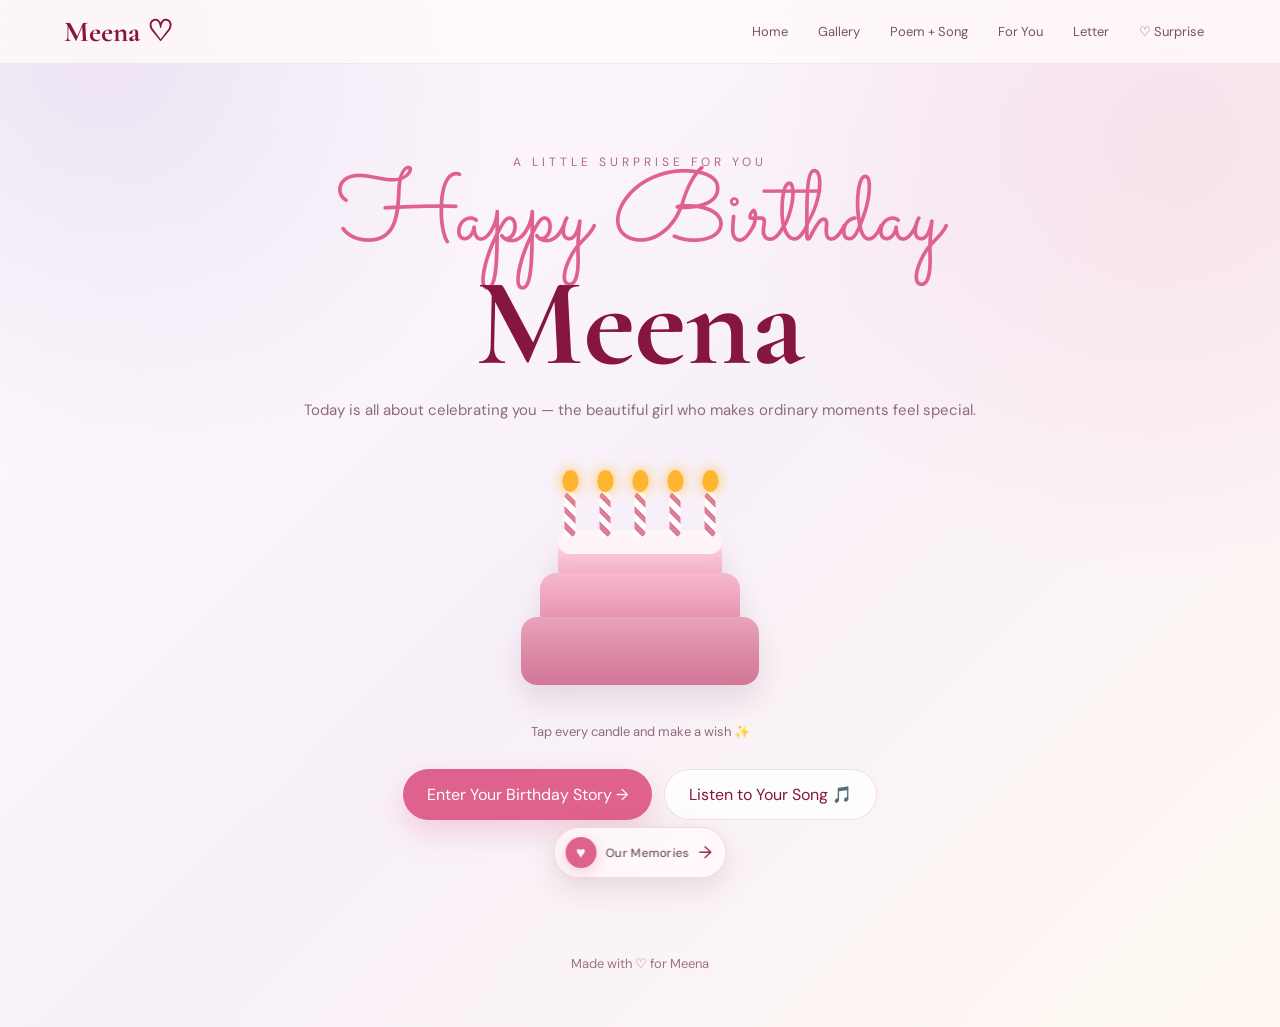
<file: index.html>
<!doctype html><html lang="en"><head><meta charset="utf-8"><meta name="viewport" content="width=device-width,initial-scale=1"><title>Happy Birthday Meena ♡</title><link rel="stylesheet" href="styles.css"></head><body><div class="petals"></div><nav class="nav">
<a class="logo" href="index.html">Meena ♡</a>
<button class="menu" type="button" aria-label="Open navigation">☰</button>
<div class="navlinks">
<a href="index.html">Home</a>
<a href="gallery.html">Gallery</a>
<a href="poem.html">Poem + Song</a>
<a href="care.html">For You</a>
<a href="letter.html">Letter</a>
<a href="ring.html">♡ Surprise</a>
</div>
</nav><main class="page"><section class="hero"><div class="container"><div class="kicker">A little surprise for you</div><div class="script">Happy Birthday</div><h1>Meena</h1><p class="lead">Today is all about celebrating you — the beautiful girl who makes ordinary moments feel special.</p><div class="cake-wrap"><div class="candles"><div class="candle"><span class="flame"></span></div><div class="candle"><span class="flame"></span></div><div class="candle"><span class="flame"></span></div><div class="candle"><span class="flame"></span></div><div class="candle"><span class="flame"></span></div></div><div class="frost"></div><div class="cake-layer c3"></div><div class="cake-layer c2"></div><div class="cake-layer c1"></div></div><p id="cakeNote" class="lead" style="font-size:13px">Tap every candle and make a wish ✨</p><div class="hero-actions"><a class="btn" href="gallery.html">Enter Your Birthday Story →</a><a class="btn alt" href="poem.html">Listen to Your Song 🎵</a></div></div></section><footer>Made with ♡ for Meena</footer>
<a class="next-page" href="gallery.html" aria-label="Go to Our Memories" title="Our Memories">
  <span class="next-heart">♥</span>
  <span class="next-label">Our Memories</span>
  <span class="next-arrow">→</span>
</a>

</main><script src="script.js"></script></body></html>
</file>
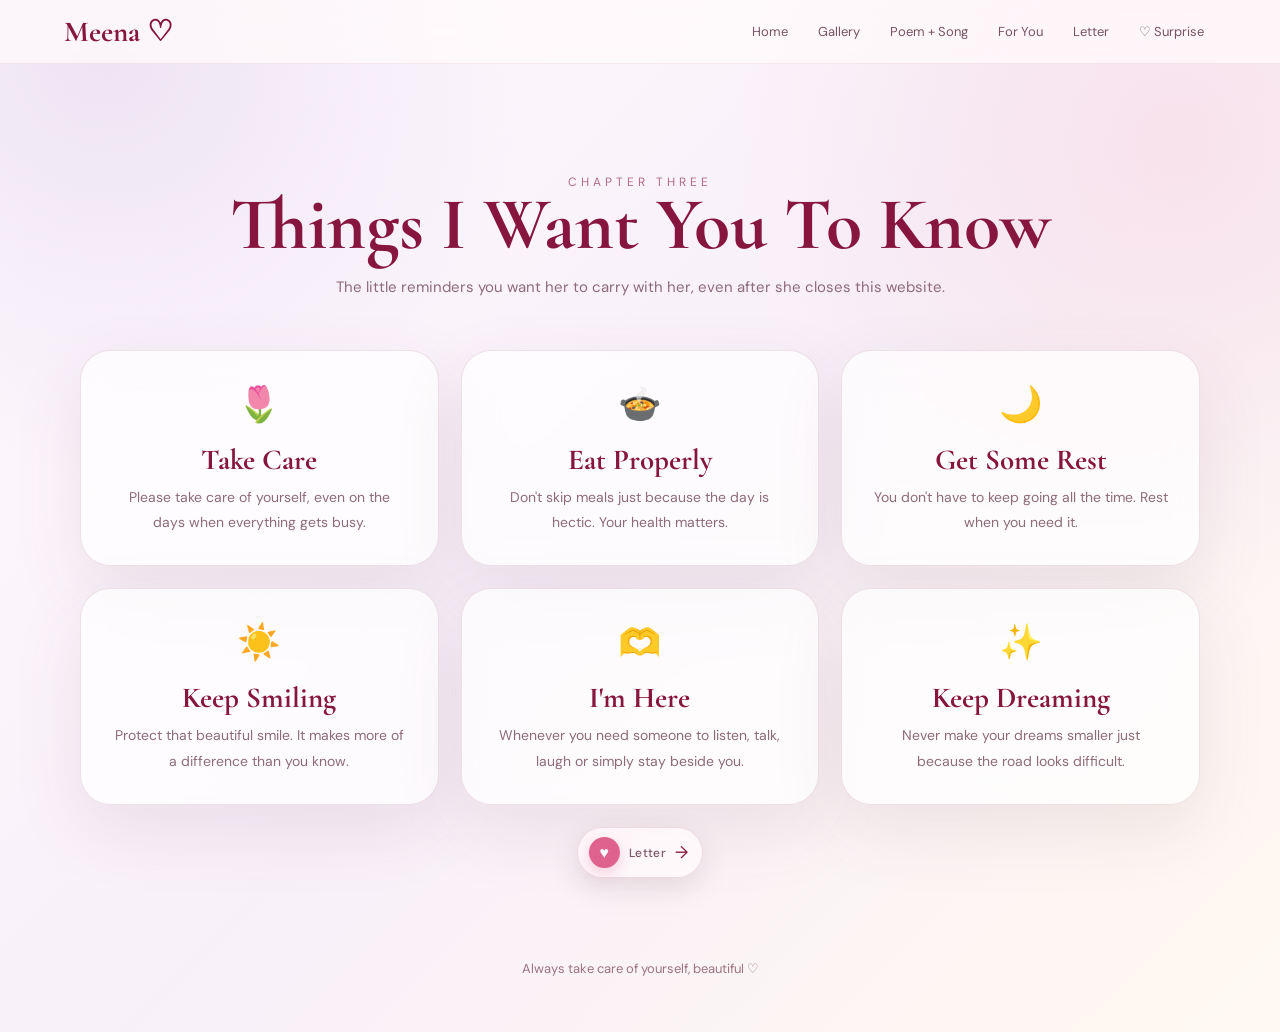
<file: care.html>
<!doctype html><html lang="en"><head><meta charset="utf-8"><meta name="viewport" content="width=device-width,initial-scale=1"><title>Things I Want You To Know</title><link rel="stylesheet" href="styles.css"></head><body><div class="petals"></div><nav class="nav">
<a class="logo" href="index.html">Meena ♡</a>
<button class="menu" type="button" aria-label="Open navigation">☰</button>
<div class="navlinks">
<a href="index.html">Home</a>
<a href="gallery.html">Gallery</a>
<a href="poem.html">Poem + Song</a>
<a href="care.html">For You</a>
<a href="letter.html">Letter</a>
<a href="ring.html">♡ Surprise</a>
</div>
</nav><main class="page"><section class="section"><div class="container"><div class="section-head"><div class="kicker">Chapter three</div><h2>Things I Want You To Know</h2><p class="lead">The little reminders you want her to carry with her, even after she closes this website.</p></div><div class="care-grid"><div class="care-card glass reveal"><div class="care-icon">🌷</div><h3>Take Care</h3><p>Please take care of yourself, even on the days when everything gets busy.</p></div><div class="care-card glass reveal"><div class="care-icon">🍲</div><h3>Eat Properly</h3><p>Don't skip meals just because the day is hectic. Your health matters.</p></div><div class="care-card glass reveal"><div class="care-icon">🌙</div><h3>Get Some Rest</h3><p>You don't have to keep going all the time. Rest when you need it.</p></div><div class="care-card glass reveal"><div class="care-icon">☀️</div><h3>Keep Smiling</h3><p>Protect that beautiful smile. It makes more of a difference than you know.</p></div><div class="care-card glass reveal"><div class="care-icon">🫶</div><h3>I'm Here</h3><p>Whenever you need someone to listen, talk, laugh or simply stay beside you.</p></div><div class="care-card glass reveal"><div class="care-icon">✨</div><h3>Keep Dreaming</h3><p>Never make your dreams smaller just because the road looks difficult.</p></div></div></div></section><footer>Always take care of yourself, beautiful ♡</footer>
<a class="next-page" href="letter.html" aria-label="Go to Letter" title="Letter">
  <span class="next-heart">♥</span>
  <span class="next-label">Letter</span>
  <span class="next-arrow">→</span>
</a>

</main><script src="script.js"></script></body></html>
</file>
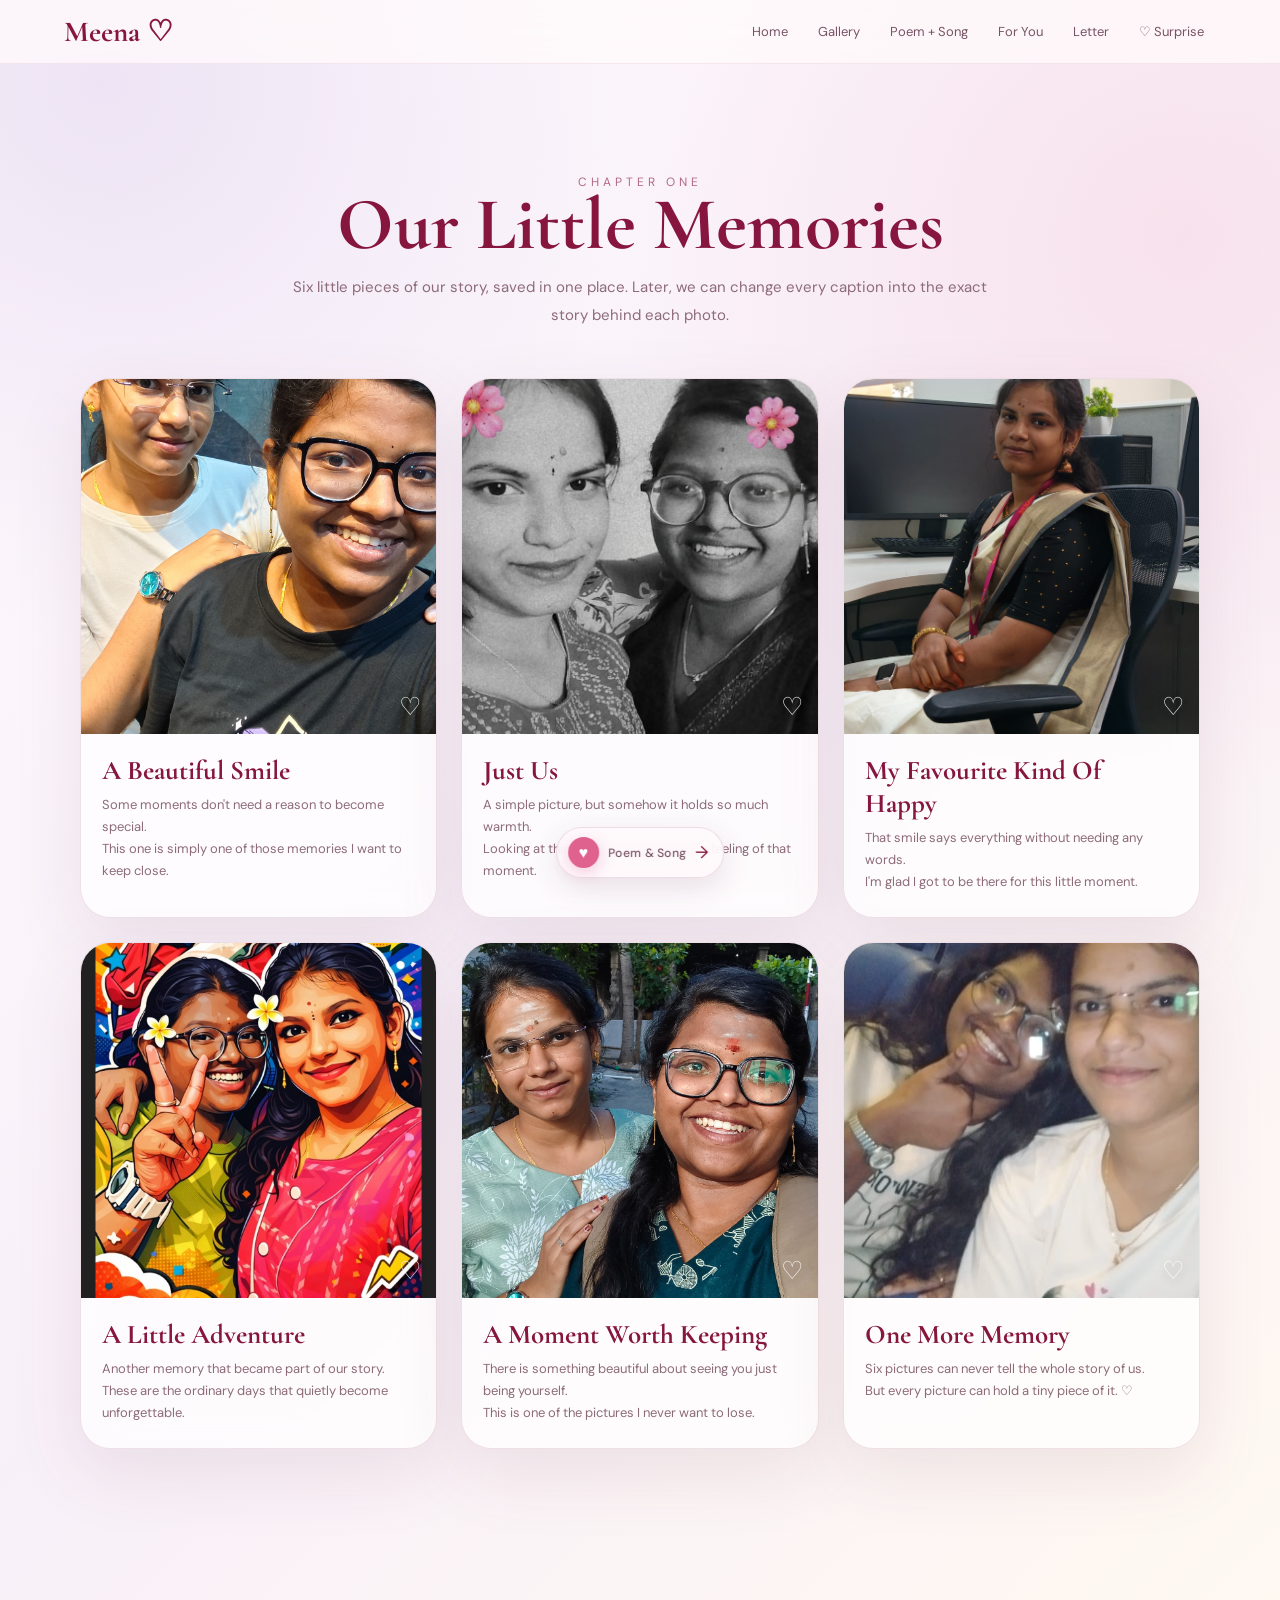
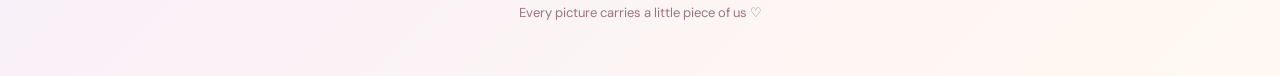
<file: gallery.html>
<!doctype html><html lang="en"><head><meta charset="utf-8"><meta name="viewport" content="width=device-width,initial-scale=1"><title>Our Memories — Meena ♡</title><link rel="stylesheet" href="styles.css"></head><body><div class="petals"></div><nav class="nav">
<a class="logo" href="index.html">Meena ♡</a>
<button class="menu" type="button" aria-label="Open navigation">☰</button>
<div class="navlinks">
<a href="index.html">Home</a>
<a href="gallery.html">Gallery</a>
<a href="poem.html">Poem + Song</a>
<a href="care.html">For You</a>
<a href="letter.html">Letter</a>
<a href="ring.html">♡ Surprise</a>
</div>
</nav><main class="page"><section class="section"><div class="container"><div class="section-head"><div class="kicker">Chapter one</div><h2>Our Little Memories</h2><p class="lead">Six little pieces of our story, saved in one place. Later, we can change every caption into the exact story behind each photo.</p></div><div class="gallery-grid"><article class="photo-card glass reveal"><div class="photo"><img src="images/memory-1.jpg" alt="A Beautiful Smile"></div><div class="caption"><h3>A Beautiful Smile</h3><p>Some moments don't need a reason to become special.<br>This one is simply one of those memories I want to keep close.</p></div></article><article class="photo-card glass reveal"><div class="photo"><img src="images/memory-2.jpg" alt="Just Us"></div><div class="caption"><h3>Just Us</h3><p>A simple picture, but somehow it holds so much warmth.<br>Looking at this always brings back the feeling of that moment.</p></div></article><article class="photo-card glass reveal"><div class="photo"><img src="images/memory-3.jpg" alt="My Favourite Kind Of Happy"></div><div class="caption"><h3>My Favourite Kind Of Happy</h3><p>That smile says everything without needing any words.<br>I'm glad I got to be there for this little moment.</p></div></article><article class="photo-card glass reveal"><div class="photo"><img src="images/memory-4.jpg" alt="A Little Adventure"></div><div class="caption"><h3>A Little Adventure</h3><p>Another memory that became part of our story.<br>These are the ordinary days that quietly become unforgettable.</p></div></article><article class="photo-card glass reveal"><div class="photo"><img src="images/memory-5.jpg" alt="A Moment Worth Keeping"></div><div class="caption"><h3>A Moment Worth Keeping</h3><p>There is something beautiful about seeing you just being yourself.<br>This is one of the pictures I never want to lose.</p></div></article><article class="photo-card glass reveal"><div class="photo"><img src="images/memory-6.jpg" alt="One More Memory"></div><div class="caption"><h3>One More Memory</h3><p>Six pictures can never tell the whole story of us.<br>But every picture can hold a tiny piece of it. ♡</p></div></article></div></div></section><footer>Every picture carries a little piece of us ♡</footer>
<a class="next-page" href="poem.html" aria-label="Go to Poem & Song" title="Poem & Song">
  <span class="next-heart">♥</span>
  <span class="next-label">Poem & Song</span>
  <span class="next-arrow">→</span>
</a>

</main><script src="script.js"></script></body></html>
</file>
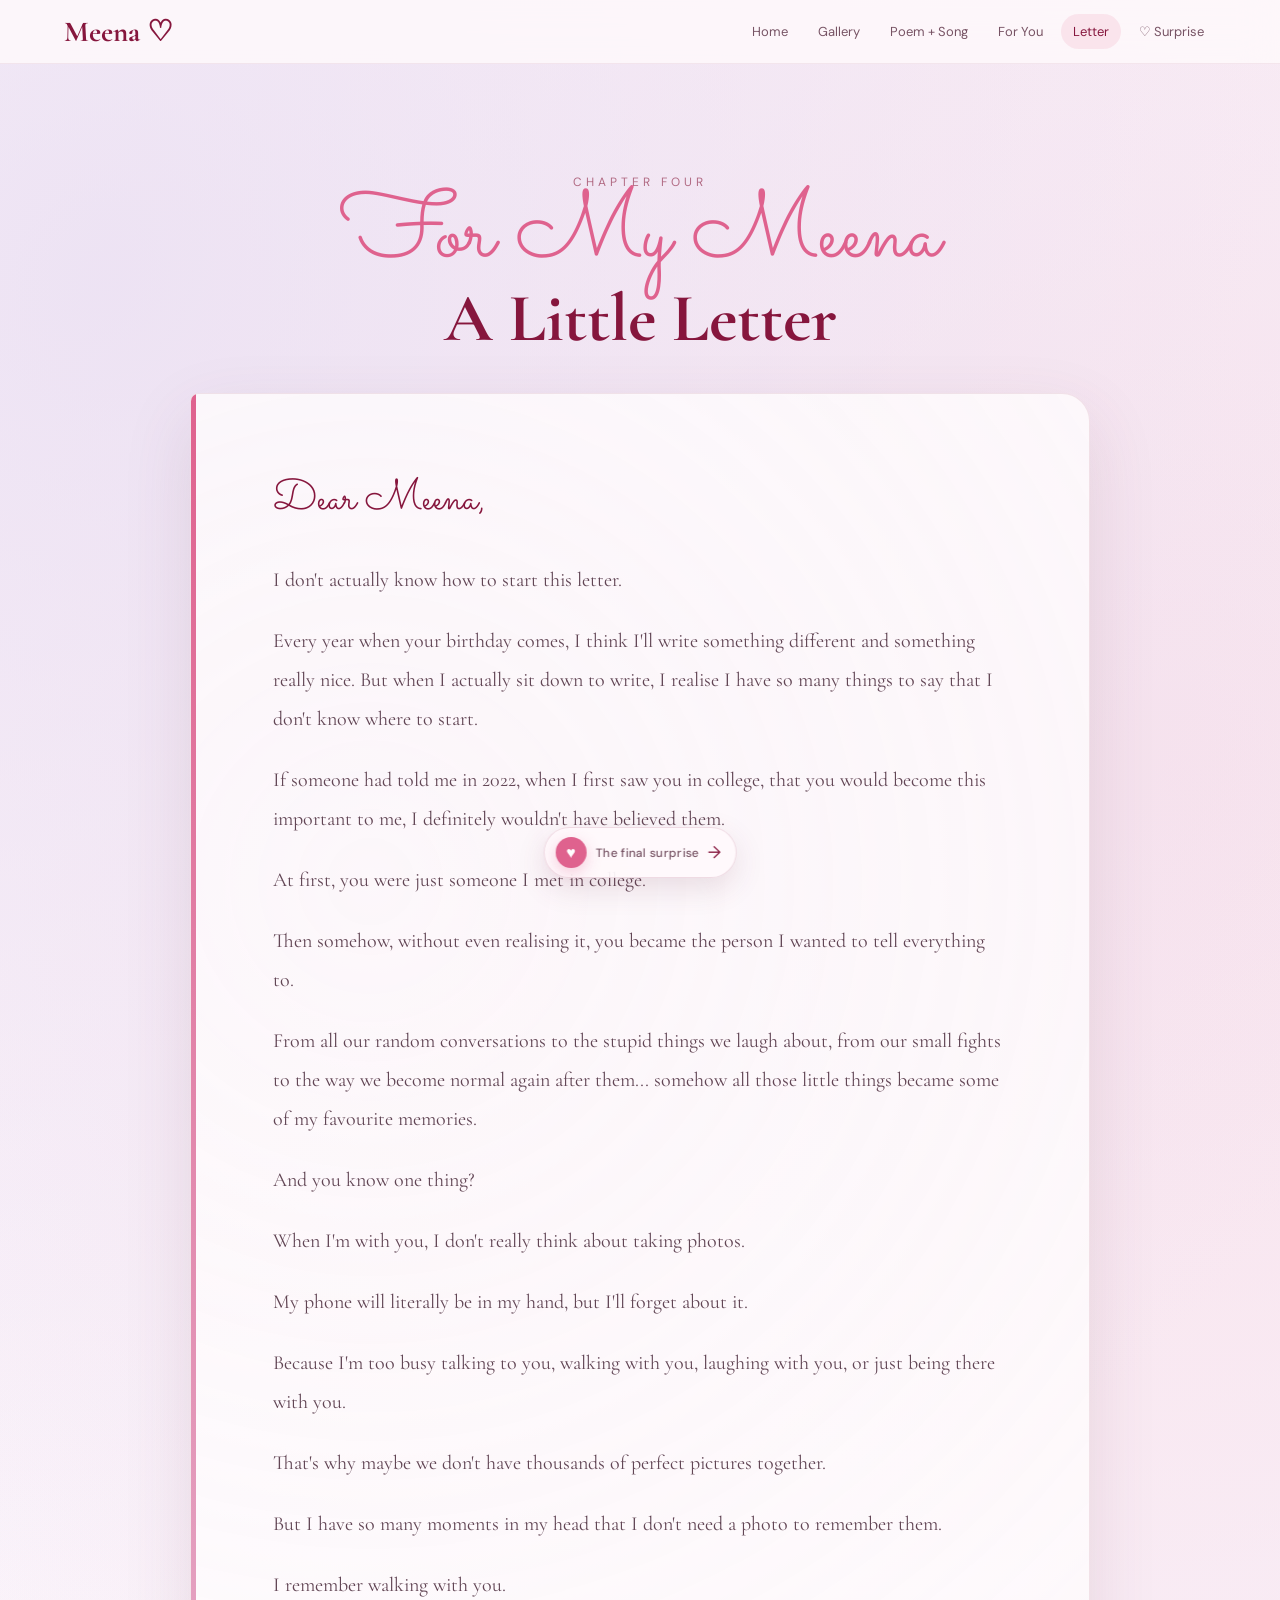
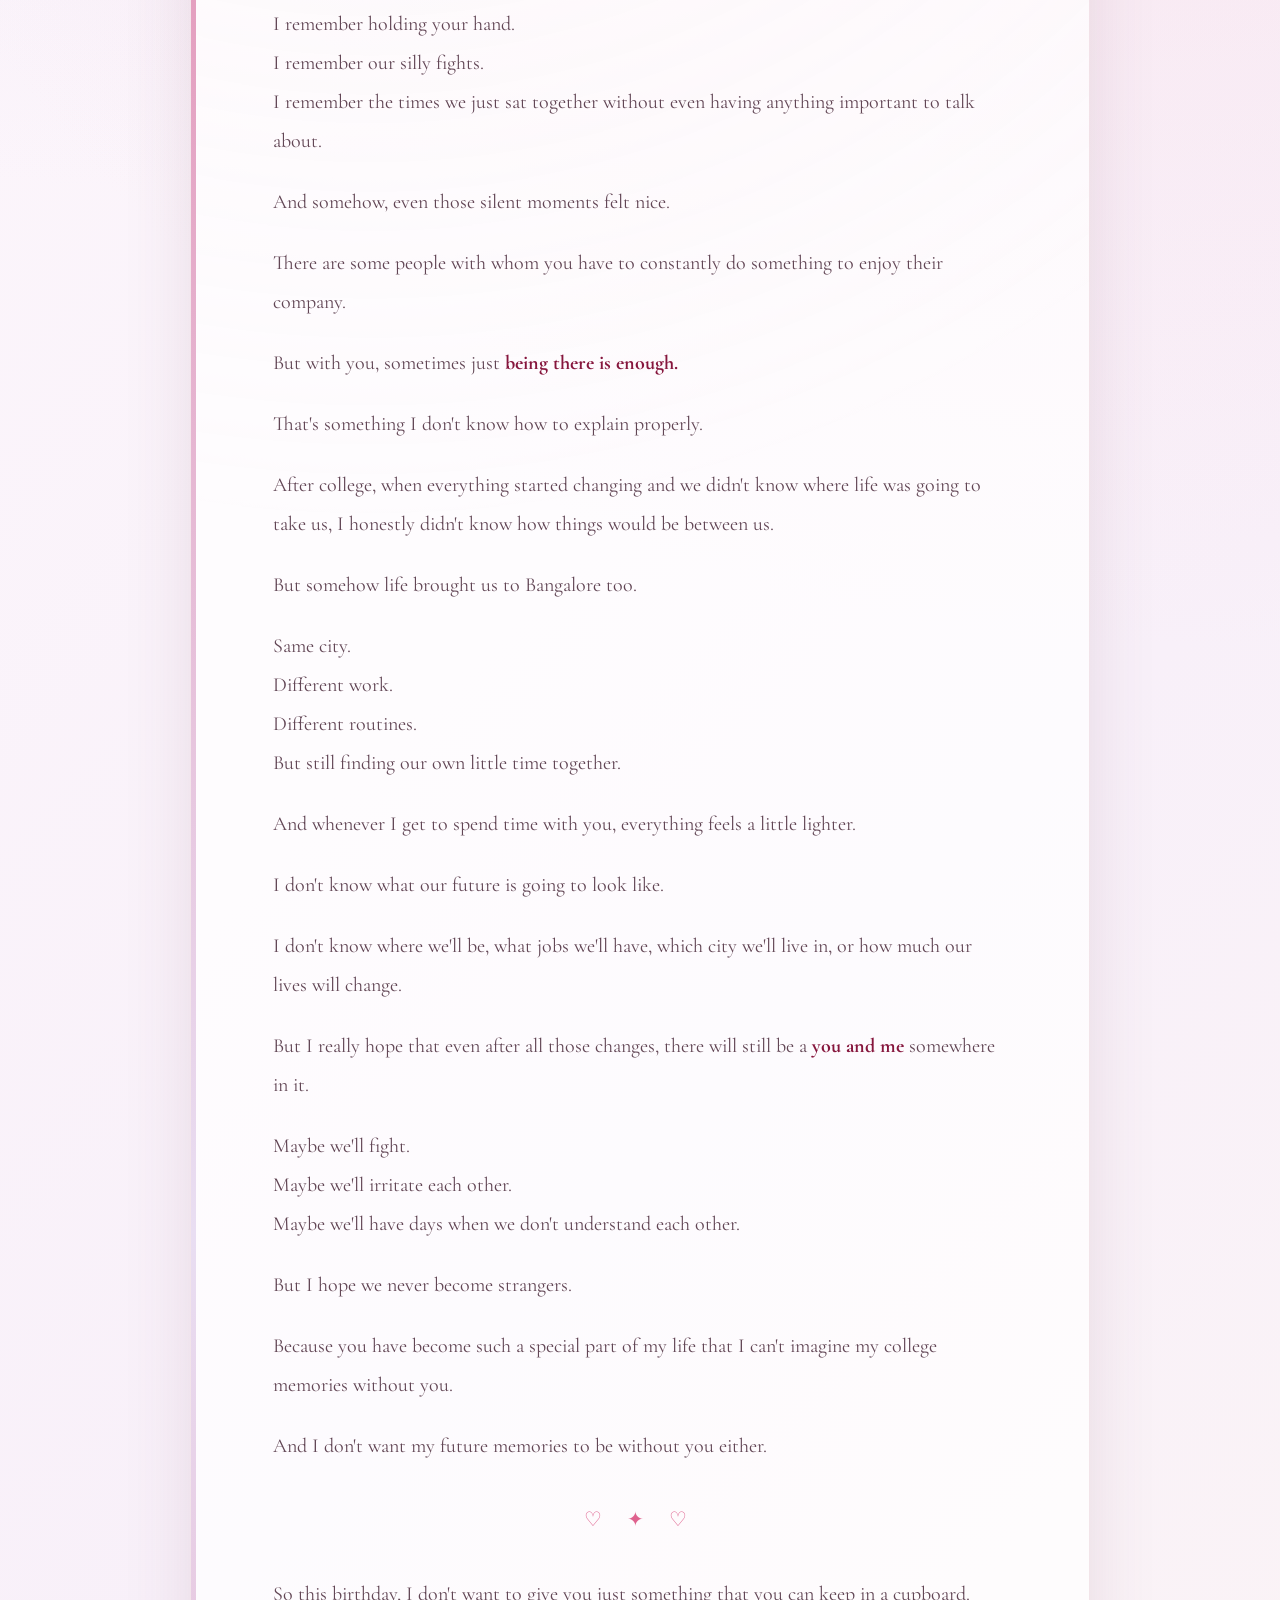
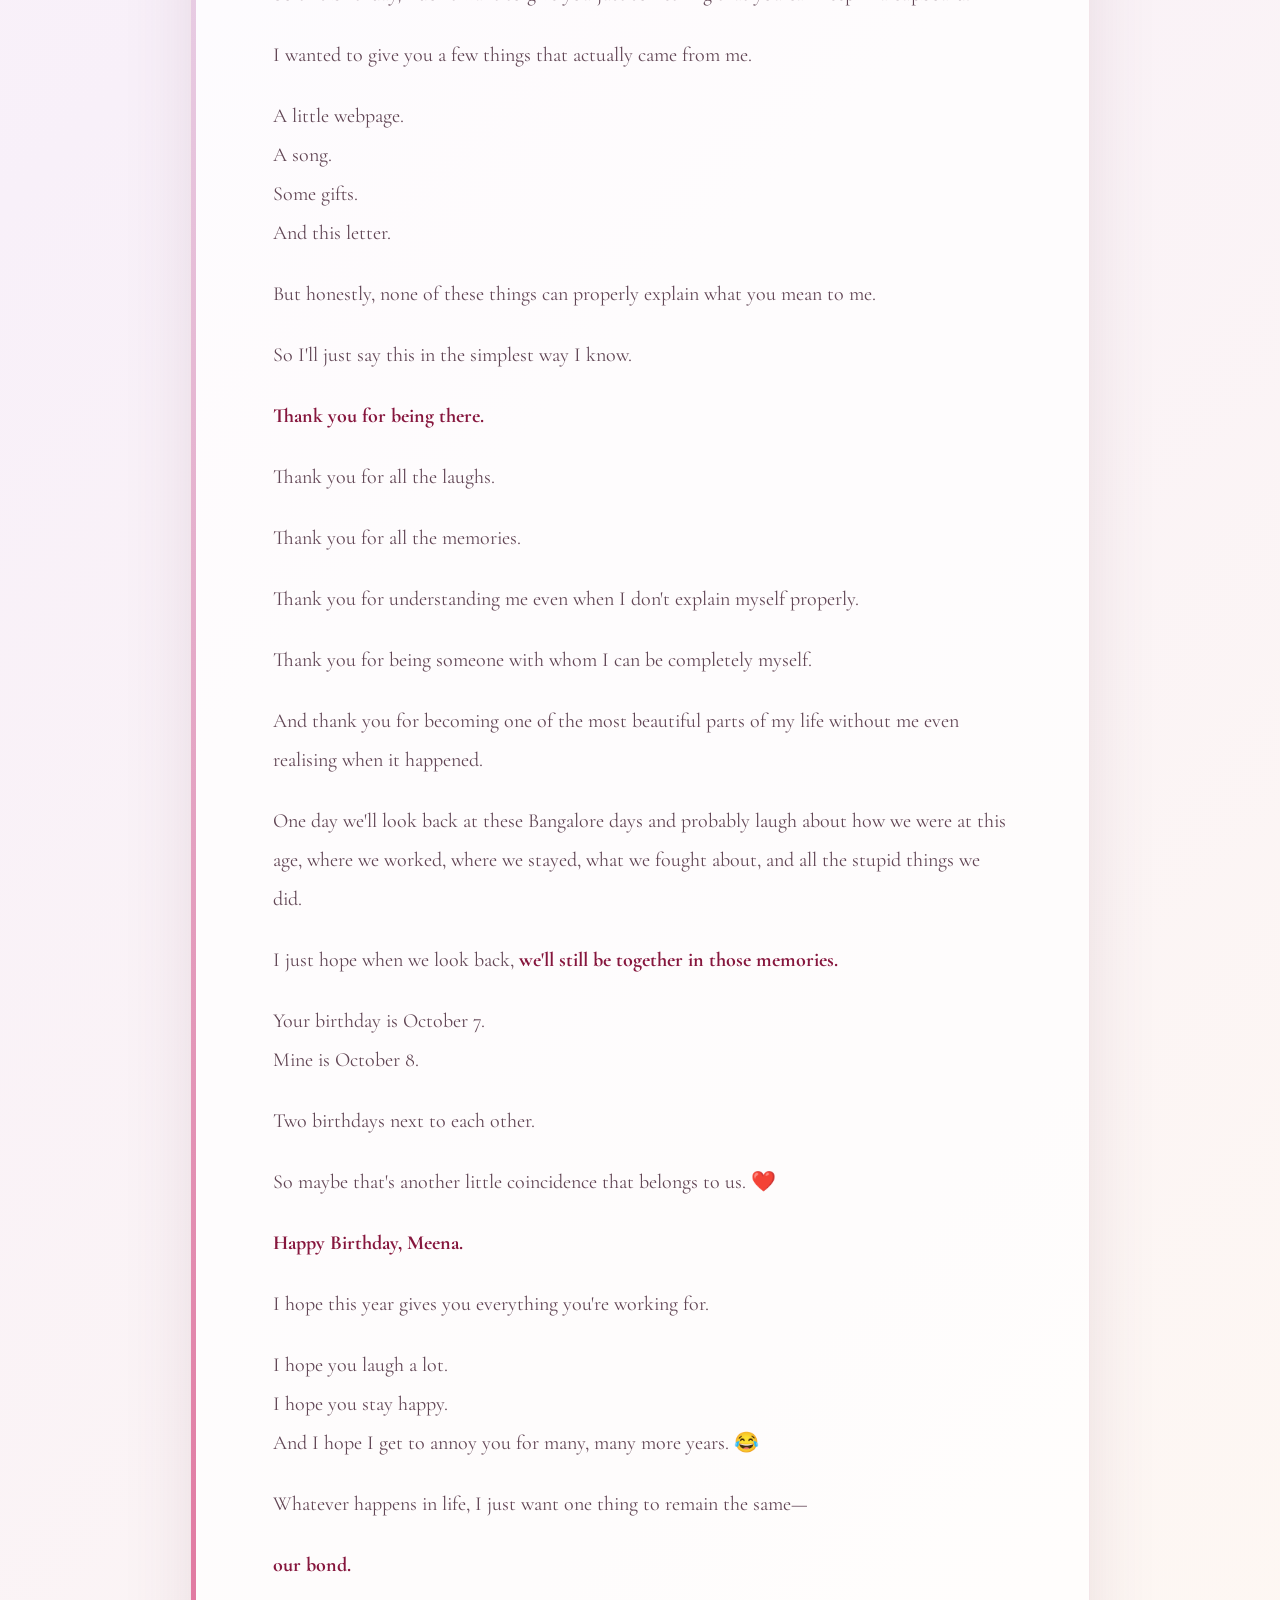
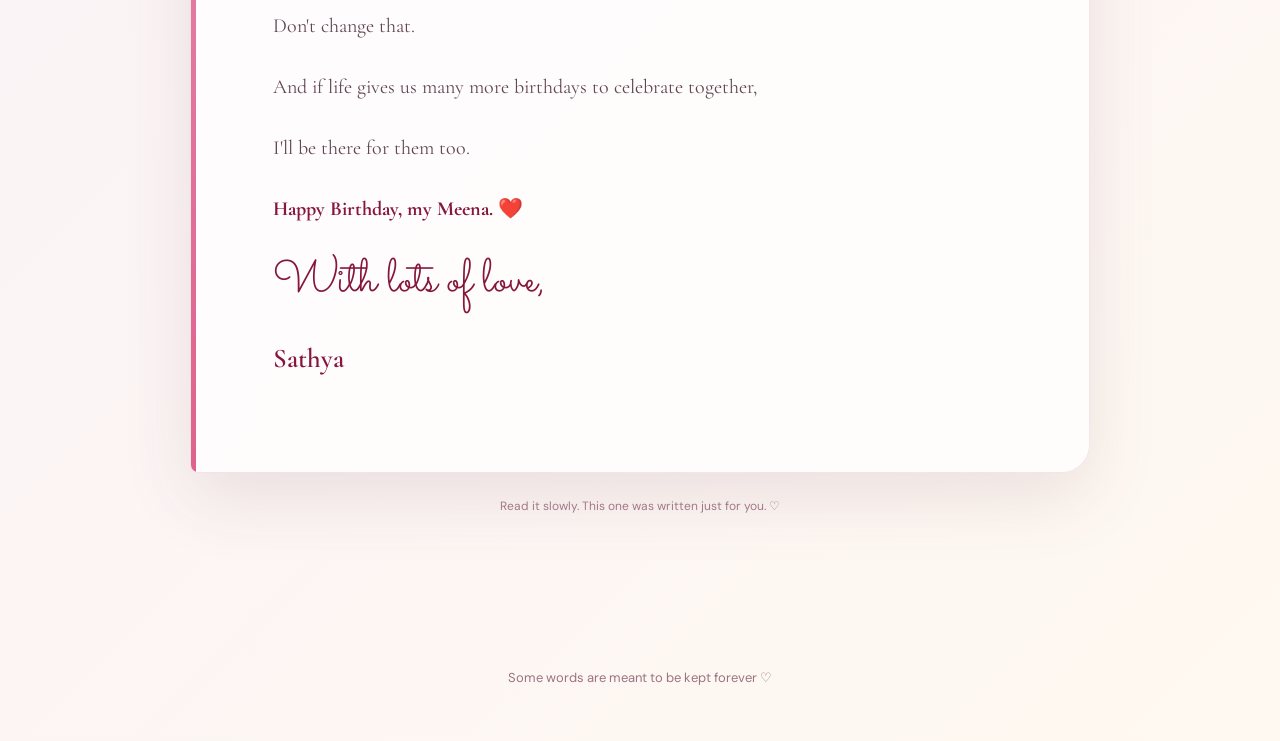
<file: letter.html>
<!doctype html>
<html lang="en">
<head>
<meta charset="utf-8">
<meta name="viewport" content="width=device-width,initial-scale=1">
<title>For My Meena ♡</title>
<link rel="stylesheet" href="styles.css">
<style>
.letter-page{
  max-width:900px;
  margin:auto;
}
.letter-paper{
  position:relative;
  padding:65px clamp(28px,7vw,82px);
  background:
    linear-gradient(rgba(255,255,255,.72),rgba(255,255,255,.72)),
    radial-gradient(circle at 20% 10%,rgba(247,220,231,.5),transparent 28%);
  border:1px solid rgba(134,22,61,.10);
  border-radius:8px 28px 28px 8px;
  box-shadow:0 25px 70px rgba(110,54,79,.12);
  overflow:hidden;
}
.letter-paper:before{
  content:"";
  position:absolute;
  left:0;
  top:0;
  bottom:0;
  width:5px;
  background:linear-gradient(#df628e,#e9def2,#df628e);
}
.letter-heading{
  text-align:center;
  margin-bottom:45px;
}
.letter-heading .script{
  font-size:clamp(60px,8vw,95px);
}
.letter-heading h1{
  font-size:clamp(42px,6vw,68px);
  margin-top:5px;
}
.letter-body{
  font-family:"Cormorant Garamond",serif;
  font-size:20px;
  line-height:1.95;
  color:#624655;
}
.letter-body p{
  margin:0 0 22px;
}
.letter-body .dear{
  font-family:"Sacramento",cursive;
  color:#86163d;
  font-size:43px;
  margin-bottom:18px;
}
.letter-body strong{
  color:#86163d;
  font-weight:700;
}
.letter-body .signature{
  font-family:"Sacramento",cursive;
  color:#86163d;
  font-size:47px;
  line-height:1.2;
  margin-top:25px;
}
.letter-body .signature-name{
  font-family:"Cormorant Garamond",serif;
  font-size:27px;
  font-weight:600;
  color:#86163d;
}
.letter-divider{
  text-align:center;
  color:#df628e;
  letter-spacing:10px;
  margin:35px 0;
}
.letter-tip{
  text-align:center;
  font-size:12px;
  color:#a47b8c;
  margin:25px auto 0;
}
@media(max-width:600px){
  .letter-paper{padding:45px 25px}
  .letter-body{font-size:18px;line-height:1.85}
  .letter-body .dear{font-size:39px}
}
</style>
</head>

<body>
<div class="petals"></div>
<nav class="nav">
<a class="logo" href="index.html">Meena ♡</a>
<button class="menu" type="button" aria-label="Open navigation">☰</button>
<div class="navlinks">
<a href="index.html">Home</a>
<a href="gallery.html">Gallery</a>
<a href="poem.html">Poem + Song</a>
<a href="care.html">For You</a>
<a href="letter.html" class="active">Letter</a>
<a href="ring.html">♡ Surprise</a>
</div>
</nav>
<main class="page">
<section class="section">
<div class="container letter-page">

<div class="letter-heading">
<div class="kicker">Chapter four</div>
<div class="script">For My Meena</div>
<h1>A Little Letter</h1>
</div>

<article class="letter-paper reveal">
<div class="letter-body">

<p class="dear">Dear Meena,</p>

<p>I don't actually know how to start this letter.</p>

<p>Every year when your birthday comes, I think I'll write something different and something really nice. But when I actually sit down to write, I realise I have so many things to say that I don't know where to start.</p>

<p>If someone had told me in 2022, when I first saw you in college, that you would become this important to me, I definitely wouldn't have believed them.</p>

<p>At first, you were just someone I met in college.</p>

<p>Then somehow, without even realising it, you became the person I wanted to tell everything to.</p>

<p>From all our random conversations to the stupid things we laugh about, from our small fights to the way we become normal again after them... somehow all those little things became some of my favourite memories.</p>

<p>And you know one thing?</p>

<p>When I'm with you, I don't really think about taking photos.</p>

<p>My phone will literally be in my hand, but I'll forget about it.</p>

<p>Because I'm too busy talking to you, walking with you, laughing with you, or just being there with you.</p>

<p>That's why maybe we don't have thousands of perfect pictures together.</p>

<p>But I have so many moments in my head that I don't need a photo to remember them.</p>

<p>I remember walking with you.<br>
I remember holding your hand.<br>
I remember our silly fights.<br>
I remember the times we just sat together without even having anything important to talk about.</p>

<p>And somehow, even those silent moments felt nice.</p>

<p>There are some people with whom you have to constantly do something to enjoy their company.</p>

<p>But with you, sometimes just <strong>being there is enough.</strong></p>

<p>That's something I don't know how to explain properly.</p>

<p>After college, when everything started changing and we didn't know where life was going to take us, I honestly didn't know how things would be between us.</p>

<p>But somehow life brought us to Bangalore too.</p>

<p>Same city.<br>
Different work.<br>
Different routines.<br>
But still finding our own little time together.</p>

<p>And whenever I get to spend time with you, everything feels a little lighter.</p>

<p>I don't know what our future is going to look like.</p>

<p>I don't know where we'll be, what jobs we'll have, which city we'll live in, or how much our lives will change.</p>

<p>But I really hope that even after all those changes, there will still be a <strong>you and me</strong> somewhere in it.</p>

<p>Maybe we'll fight.<br>
Maybe we'll irritate each other.<br>
Maybe we'll have days when we don't understand each other.</p>

<p>But I hope we never become strangers.</p>

<p>Because you have become such a special part of my life that I can't imagine my college memories without you.</p>

<p>And I don't want my future memories to be without you either.</p>

<div class="letter-divider">♡ ✦ ♡</div>

<p>So this birthday, I don't want to give you just something that you can keep in a cupboard.</p>

<p>I wanted to give you a few things that actually came from me.</p>

<p>A little webpage.<br>
A song.<br>
Some gifts.<br>
And this letter.</p>

<p>But honestly, none of these things can properly explain what you mean to me.</p>

<p>So I'll just say this in the simplest way I know.</p>

<p><strong>Thank you for being there.</strong></p>

<p>Thank you for all the laughs.</p>

<p>Thank you for all the memories.</p>

<p>Thank you for understanding me even when I don't explain myself properly.</p>

<p>Thank you for being someone with whom I can be completely myself.</p>

<p>And thank you for becoming one of the most beautiful parts of my life without me even realising when it happened.</p>

<p>One day we'll look back at these Bangalore days and probably laugh about how we were at this age, where we worked, where we stayed, what we fought about, and all the stupid things we did.</p>

<p>I just hope when we look back, <strong>we'll still be together in those memories.</strong></p>

<p>Your birthday is October 7.<br>
Mine is October 8.</p>

<p>Two birthdays next to each other.</p>

<p>So maybe that's another little coincidence that belongs to us. ❤️</p>

<p><strong>Happy Birthday, Meena.</strong></p>

<p>I hope this year gives you everything you're working for.</p>

<p>I hope you laugh a lot.<br>
I hope you stay happy.<br>
And I hope I get to annoy you for many, many more years. 😂</p>

<p>Whatever happens in life, I just want one thing to remain the same—</p>

<p><strong>our bond.</strong></p>

<p>Don't change that.</p>

<p>And if life gives us many more birthdays to celebrate together,</p>

<p>I'll be there for them too.</p>

<p><strong>Happy Birthday, my Meena. ❤️</strong></p>

<p class="signature">With lots of love,</p>
<p class="signature-name">Sathya</p>

</div>
</article>

<p class="letter-tip">Read it slowly. This one was written just for you. ♡</p>

<a class="next-page" href="ring.html" aria-label="Go to Surprise" title="Surprise">
  <span class="next-heart">♥</span>
  <span class="next-label">The final surprise</span>
  <span class="next-arrow">→</span>
</a>

</div>
</section>
<footer>Some words are meant to be kept forever ♡</footer>
</main>
<script src="script.js"></script>
</body>
</html>
</file>
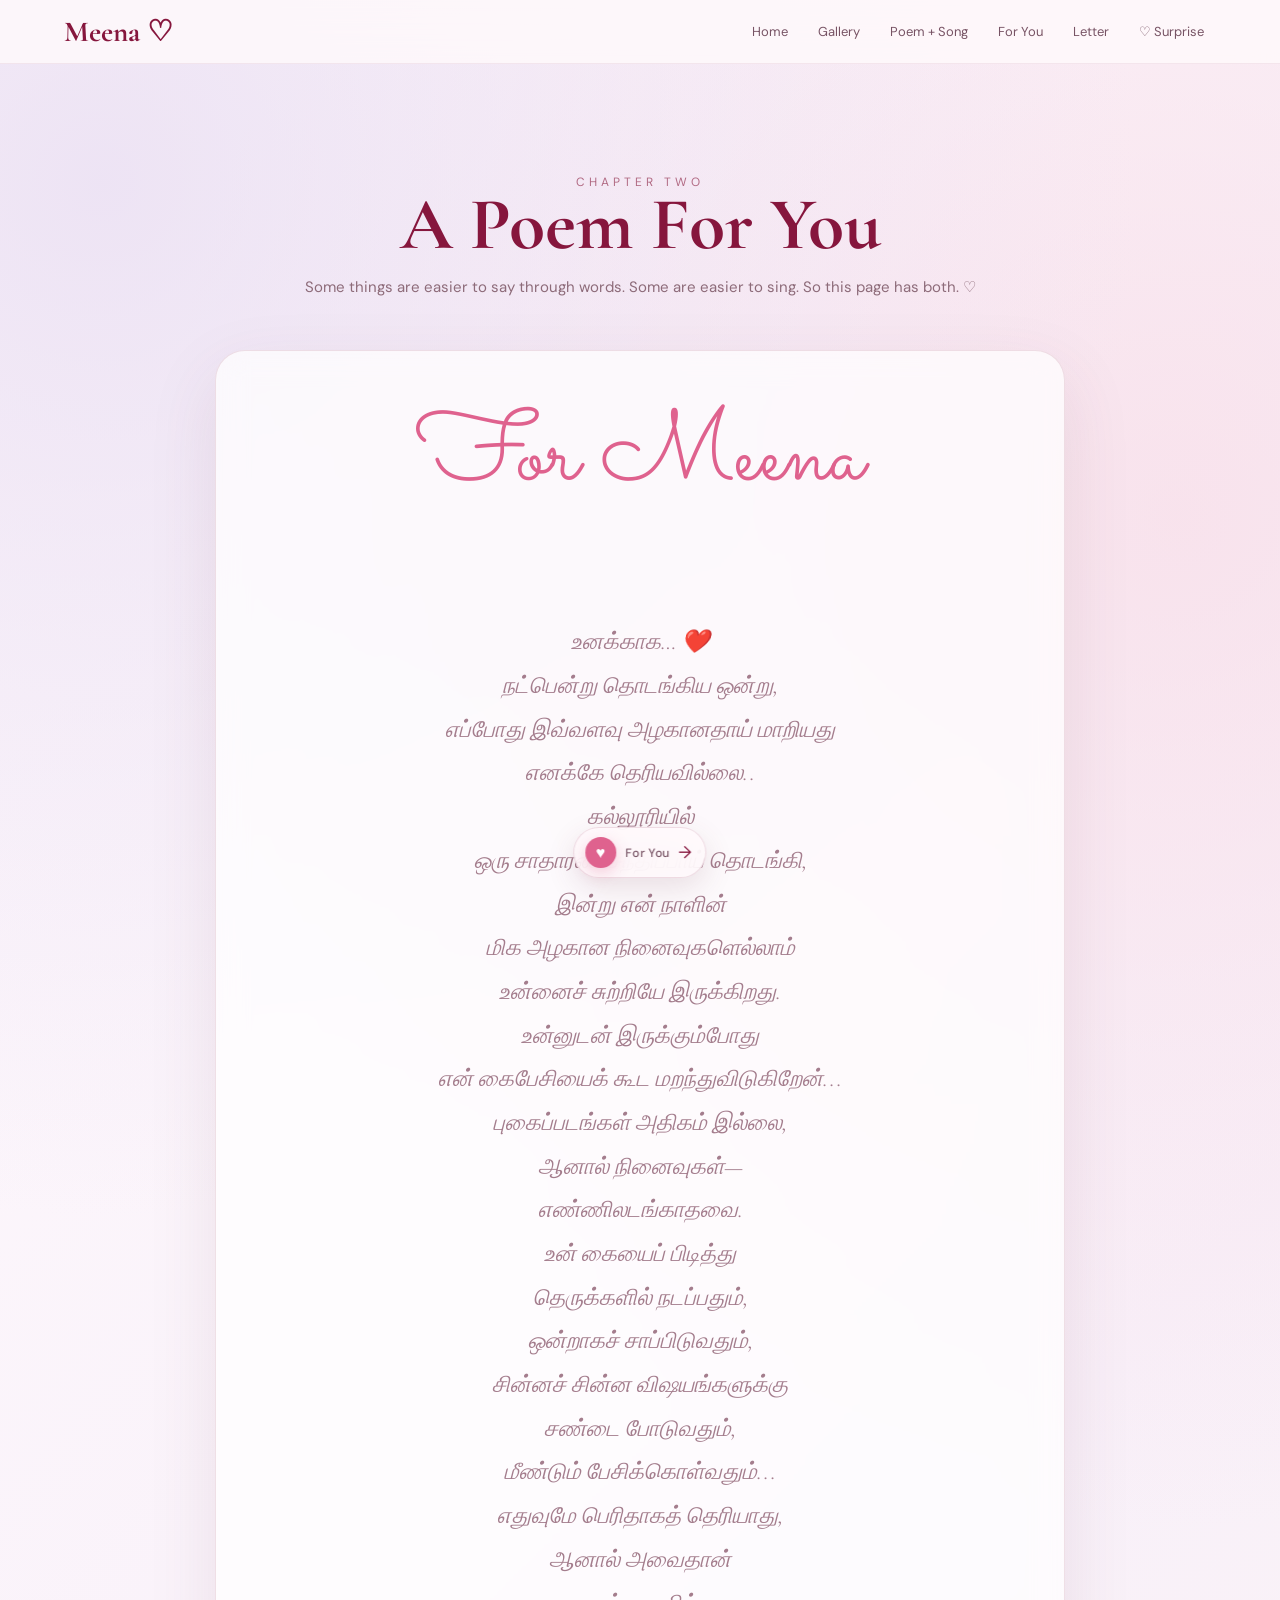
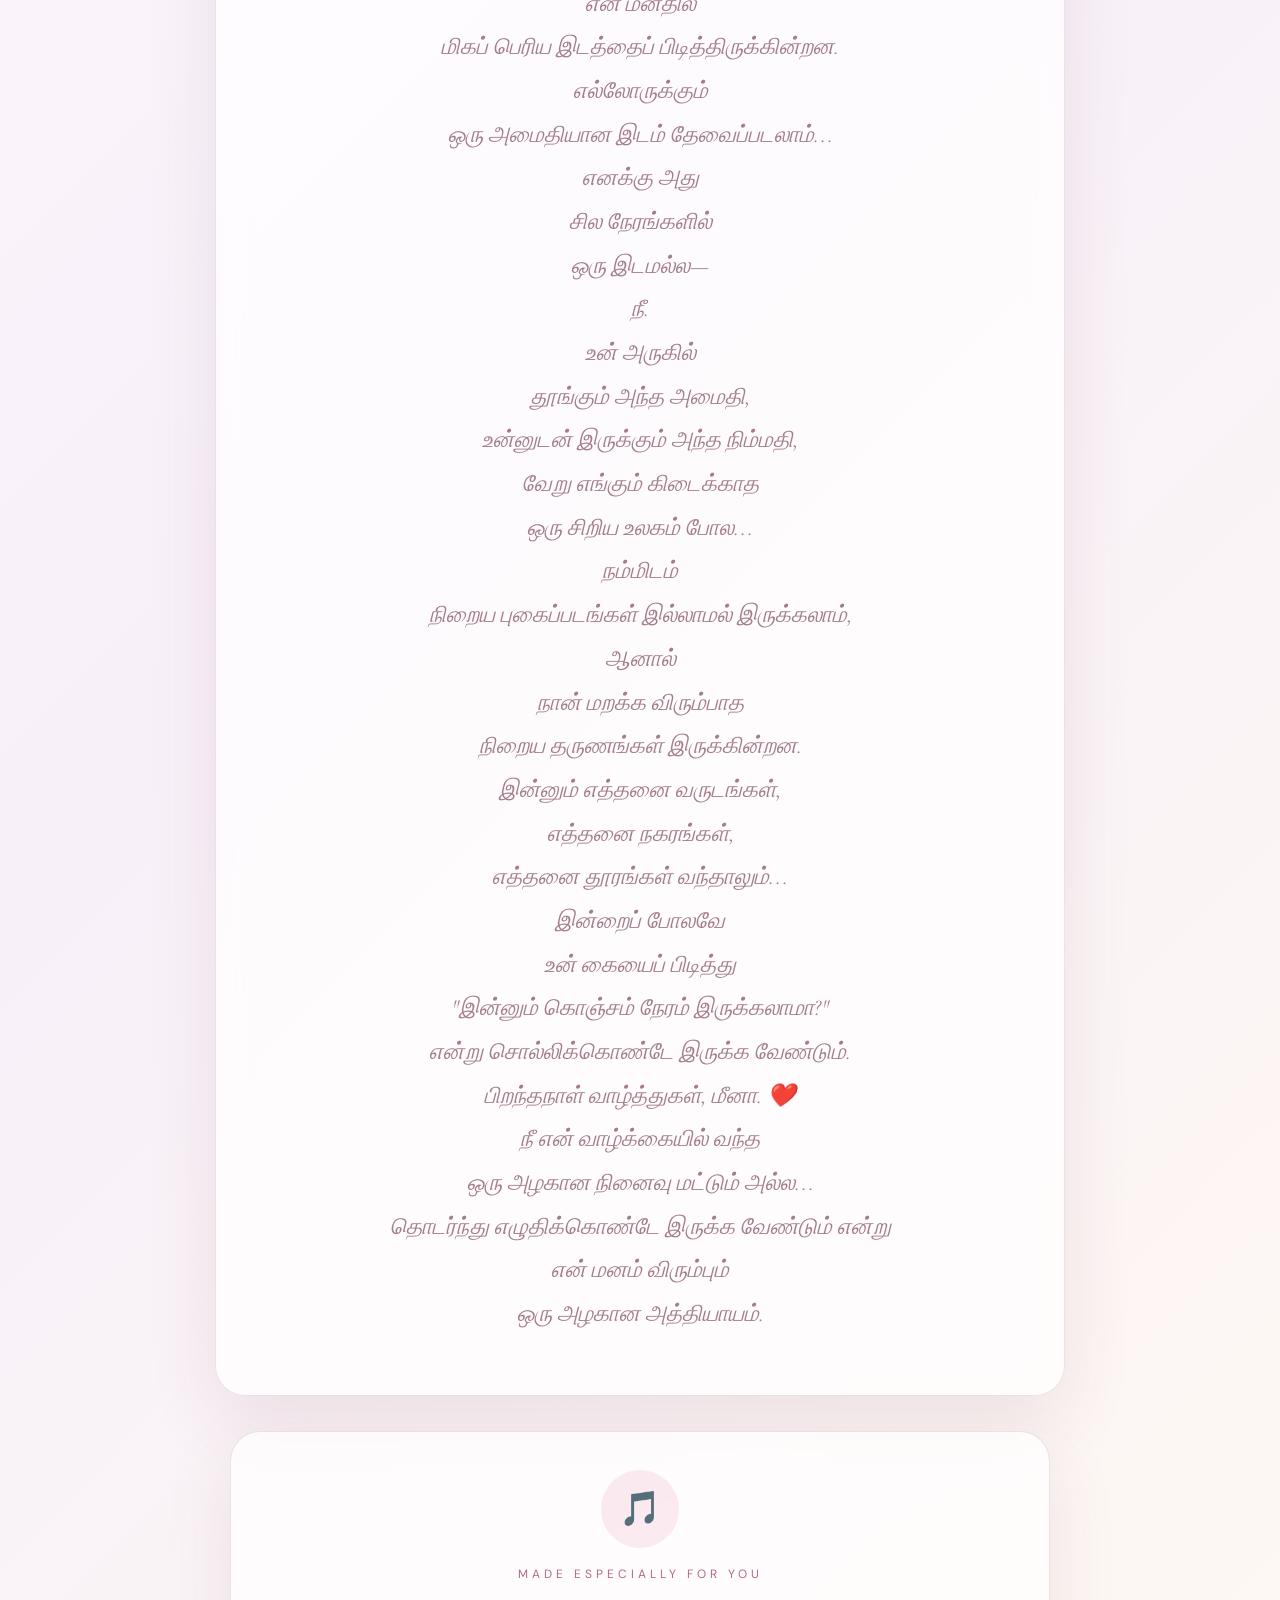
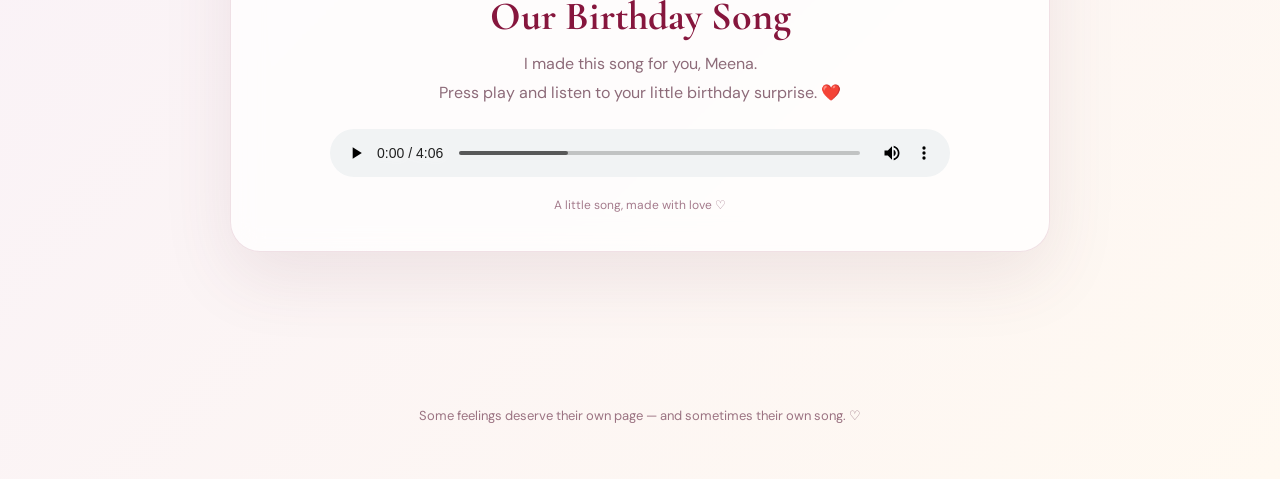
<file: poem.html>
<!doctype html><html lang="en"><head><meta charset="utf-8"><meta name="viewport" content="width=device-width,initial-scale=1"><title>A Poem & A Song For Meena ♡</title><link rel="stylesheet" href="styles.css"></head><body><div class="petals"></div><nav class="nav">
<a class="logo" href="index.html">Meena ♡</a>
<button class="menu" type="button" aria-label="Open navigation">☰</button>
<div class="navlinks">
<a href="index.html">Home</a>
<a href="gallery.html">Gallery</a>
<a href="poem.html">Poem + Song</a>
<a href="care.html">For You</a>
<a href="letter.html">Letter</a>
<a href="ring.html">♡ Surprise</a>
</div>
</nav><main class="page"><section class="section"><div class="container"><div class="section-head"><div class="kicker">Chapter two</div><h2>A Poem For You</h2><p class="lead">Some things are easier to say through words. Some are easier to sing. So this page has both. ♡</p></div><div class="poem-card glass reveal"><div class="script">For Meena</div><div class="poem placeholder"><br>
உனக்காக… ❤️
நட்பென்று தொடங்கிய ஒன்று,
எப்போது இவ்வளவு அழகானதாய் மாறியது
எனக்கே தெரியவில்லை..
கல்லூரியில்
ஒரு சாதாரண சந்திப்பாய் தொடங்கி,
இன்று என் நாளின்
மிக அழகான நினைவுகளெல்லாம்
உன்னைச் சுற்றியே இருக்கிறது.
உன்னுடன் இருக்கும்போது
என் கைபேசியைக் கூட மறந்துவிடுகிறேன்...
புகைப்படங்கள் அதிகம் இல்லை,
ஆனால் நினைவுகள்—
எண்ணிலடங்காதவை.
உன் கையைப் பிடித்து
தெருக்களில் நடப்பதும்,
ஒன்றாகச் சாப்பிடுவதும்,
சின்னச் சின்ன விஷயங்களுக்கு
சண்டை போடுவதும்,
மீண்டும் பேசிக்கொள்வதும்...
எதுவுமே பெரிதாகத் தெரியாது,
ஆனால் அவைதான்
என் மனதில்
மிகப் பெரிய இடத்தைப் பிடித்திருக்கின்றன.
எல்லோருக்கும்
ஒரு அமைதியான இடம் தேவைப்படலாம்...
எனக்கு அது
சில நேரங்களில்
ஒரு இடமல்ல—
நீ.
உன் அருகில்
தூங்கும் அந்த அமைதி,
உன்னுடன் இருக்கும் அந்த நிம்மதி,
வேறு எங்கும் கிடைக்காத
ஒரு சிறிய உலகம் போல...
நம்மிடம்
நிறைய புகைப்படங்கள் இல்லாமல் இருக்கலாம்,
ஆனால்
நான் மறக்க விரும்பாத
நிறைய தருணங்கள் இருக்கின்றன.
இன்னும் எத்தனை வருடங்கள்,
எத்தனை நகரங்கள்,
எத்தனை தூரங்கள் வந்தாலும்...
இன்றைப் போலவே
உன் கையைப் பிடித்து
"இன்னும் கொஞ்சம் நேரம் இருக்கலாமா?"
என்று சொல்லிக்கொண்டே இருக்க வேண்டும்.
பிறந்தநாள் வாழ்த்துகள், மீனா. ❤️
நீ என் வாழ்க்கையில் வந்த
ஒரு அழகான நினைவு மட்டும் அல்ல...
தொடர்ந்து எழுதிக்கொண்டே இருக்க வேண்டும் என்று
என் மனம் விரும்பும்
ஒரு அழகான அத்தியாயம்.</div></div><div class="music-card glass reveal"><div class="music-icon">🎵</div><div class="kicker">Made especially for you</div><h3>Our Birthday Song</h3><p>I made this song for you, Meena.<br>Press play and listen to your little birthday surprise. ❤️</p><audio controls preload="metadata"><source src="audio/meena-birthday-song.mp3" type="audio/mpeg">Your browser does not support audio playback.</audio><div class="song-note">A little song, made with love ♡</div></div></div></section><footer>Some feelings deserve their own page — and sometimes their own song. ♡</footer>
<a class="next-page" href="care.html" aria-label="Go to For You" title="For You">
  <span class="next-heart">♥</span>
  <span class="next-label">For You</span>
  <span class="next-arrow">→</span>
</a>

</main><script src="script.js"></script></body></html>
</file>
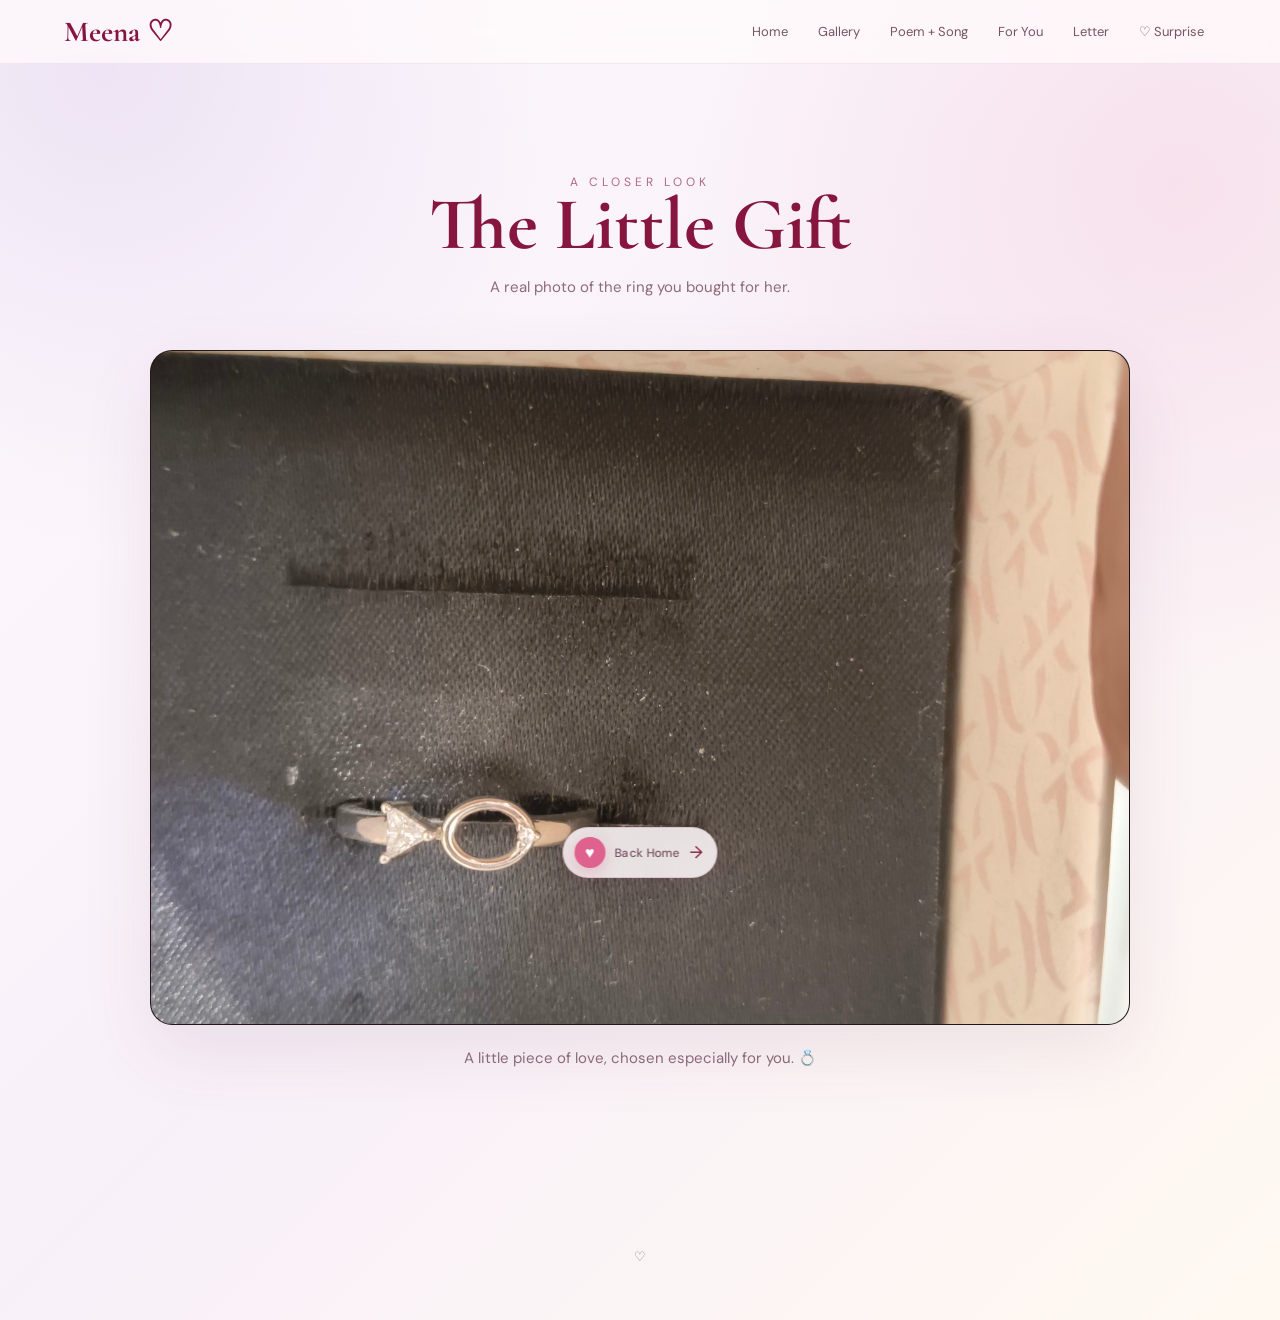
<file: ring-photo.html>
<!doctype html><html lang="en"><head><meta charset="utf-8"><meta name="viewport" content="width=device-width,initial-scale=1"><title>The Ring — Meena ♡</title><link rel="stylesheet" href="styles.css"></head><body><div class="petals"></div><nav class="nav">
<a class="logo" href="index.html">Meena ♡</a>
<button class="menu" type="button" aria-label="Open navigation">☰</button>
<div class="navlinks">
<a href="index.html">Home</a>
<a href="gallery.html">Gallery</a>
<a href="poem.html">Poem + Song</a>
<a href="care.html">For You</a>
<a href="letter.html">Letter</a>
<a href="ring.html">♡ Surprise</a>
</div>
</nav><main class="page"><section class="section"><div class="container"><div class="section-head"><div class="kicker">A closer look</div><h2>The Little Gift</h2><p class="lead">A real photo of the ring you bought for her.</p></div><div class="ring-stage"><div class="ring-photo glass" style="height:min(75vh,720px)"><img src="images/ring-1.jpg" alt="Silver ring gift"></div><p class="lead">A little piece of love, chosen especially for you. 💍</p></div></div></section><footer>♡</footer>
<a class="next-page" href="index.html" aria-label="Go to Back Home" title="Back Home">
  <span class="next-heart">♥</span>
  <span class="next-label">Back Home</span>
  <span class="next-arrow">→</span>
</a>

</main><script src="script.js"></script></body></html>
</file>
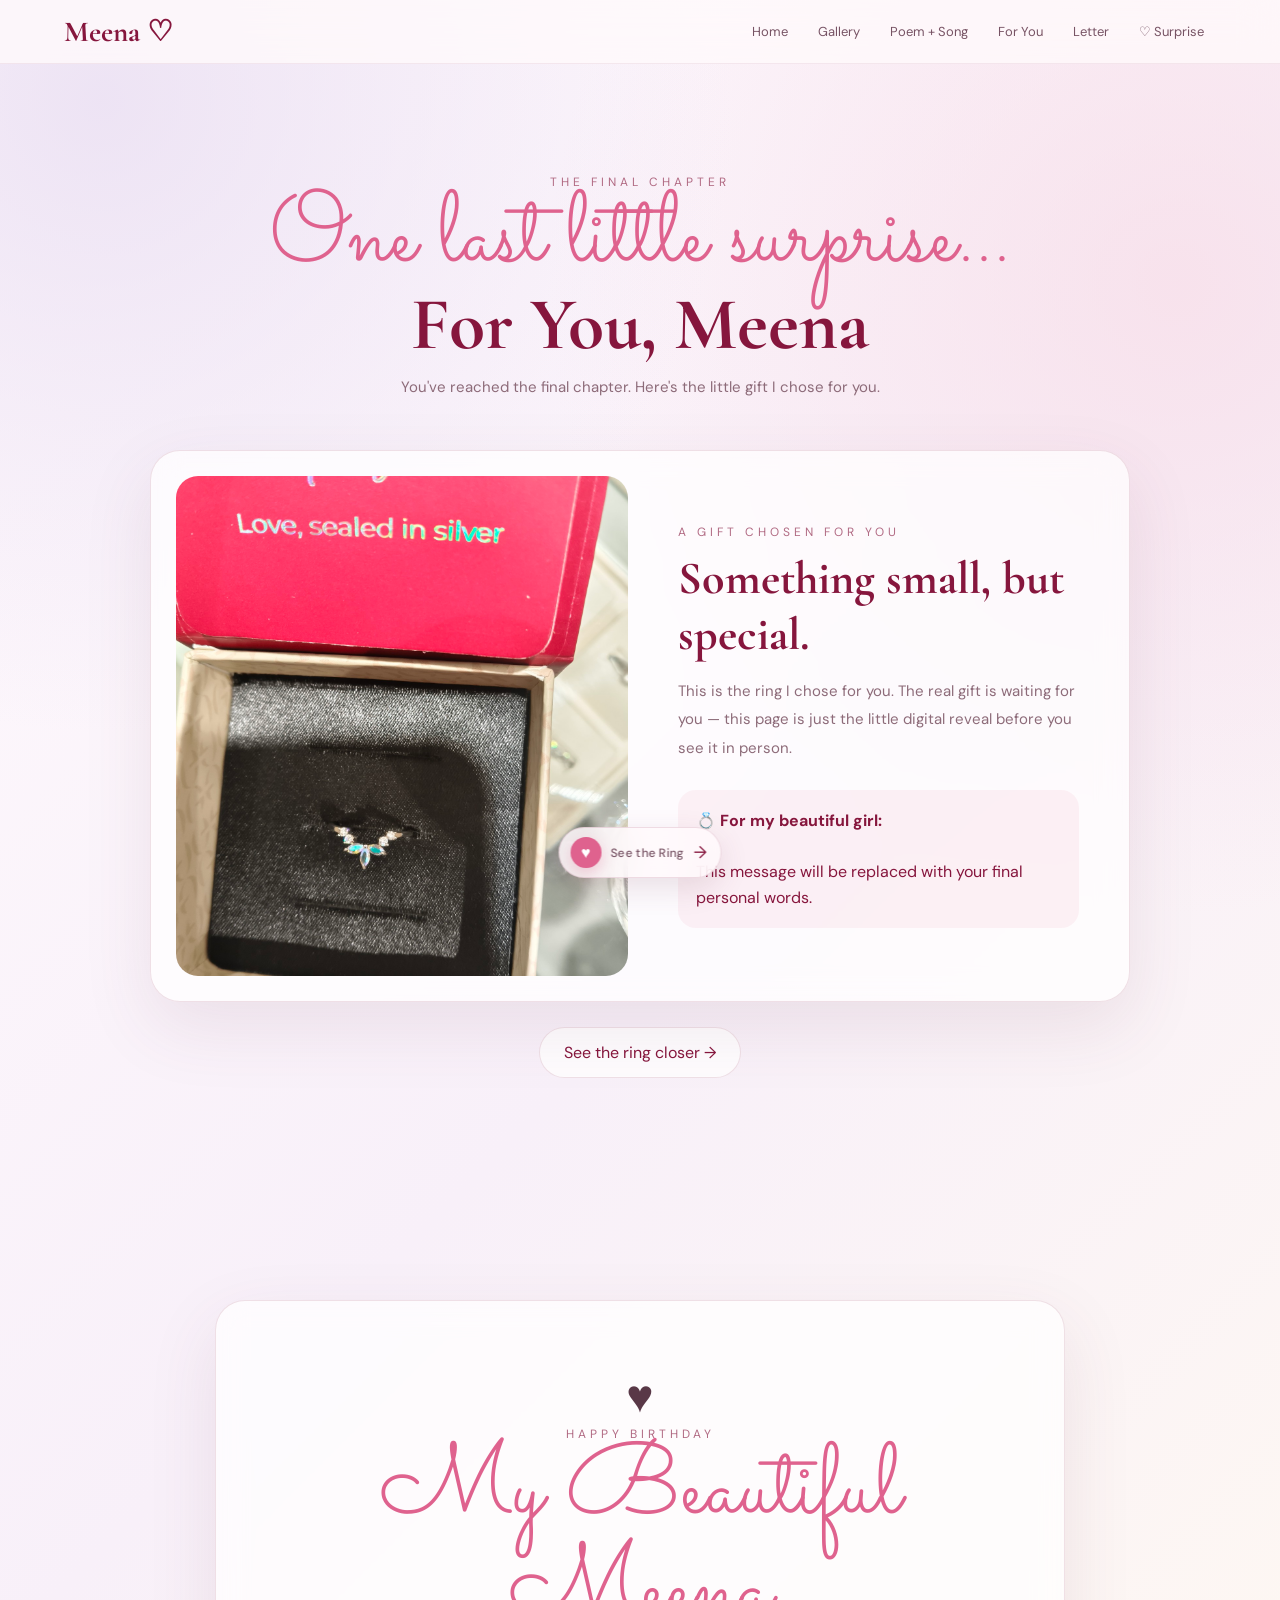
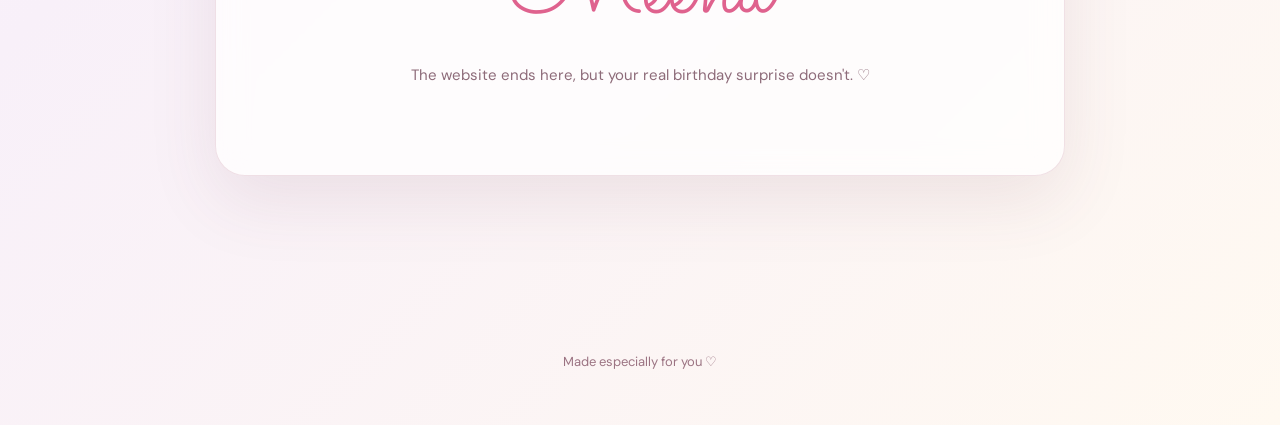
<file: ring.html>
<!doctype html><html lang="en"><head><meta charset="utf-8"><meta name="viewport" content="width=device-width,initial-scale=1"><title>One Last Surprise — Meena ♡</title><link rel="stylesheet" href="styles.css"></head><body><div class="petals"></div><nav class="nav">
<a class="logo" href="index.html">Meena ♡</a>
<button class="menu" type="button" aria-label="Open navigation">☰</button>
<div class="navlinks">
<a href="index.html">Home</a>
<a href="gallery.html">Gallery</a>
<a href="poem.html">Poem + Song</a>
<a href="care.html">For You</a>
<a href="letter.html">Letter</a>
<a href="ring.html">♡ Surprise</a>
</div>
</nav><main class="page"><section class="section"><div class="container"><div class="section-head"><div class="kicker">The final chapter</div><div class="script">One last little surprise...</div><h2>For You, Meena</h2><p class="lead">You've reached the final chapter. Here's the little gift I chose for you.</p></div><div class="ring-stage"><div class="ring-box glass reveal"><div class="ring-photo"><img src="images/ring-2.jpg" alt="The silver ring gift"></div><div class="ring-copy"><div class="kicker">A gift chosen for you</div><h3>Something small, but special.</h3><p>This is the ring I chose for you. The real gift is waiting for you — this page is just the little digital reveal before you see it in person.</p><div class="secret">💍 <strong>For my beautiful girl:</strong><br><br>This message will be replaced with your final personal words.</div></div></div><div style="margin-top:25px"><a class="btn alt" href="ring-photo.html">See the ring closer →</a></div></div></div></section><section class="final"><div class="final-card glass"><div class="heart">♥</div><div class="kicker">Happy Birthday</div><div class="script">My Beautiful Meena</div><p class="lead">The website ends here, but your real birthday surprise doesn't. ♡</p></div></section><footer>Made especially for you ♡</footer>
<a class="next-page" href="ring-photo.html" aria-label="Go to See the Ring" title="See the Ring">
  <span class="next-heart">♥</span>
  <span class="next-label">See the Ring</span>
  <span class="next-arrow">→</span>
</a>

</main><script src="script.js"></script></body></html>
</file>
<file: styles.css>
@import url('https://fonts.googleapis.com/css2?family=Cormorant+Garamond:wght@400;500;600;700&family=DM+Sans:wght@300;400;500;600&family=Sacramento&display=swap');

:root{
  --wine:#86163d;
  --rose:#df628e;
  --pink:#f7dce7;
  --lav:#e9def2;
  --cream:#fffaf5;
  --ink:#593847;
  --muted:#8d6b79;
  --glass:rgba(255,255,255,.72);
  --line:rgba(134,22,61,.12);
}
*{box-sizing:border-box;margin:0;padding:0}
html{scroll-behavior:smooth}
body{
  font-family:"DM Sans",sans-serif;
  color:var(--ink);
  background:
    radial-gradient(circle at 8% 5%,rgba(233,222,242,.8),transparent 28%),
    radial-gradient(circle at 92% 14%,rgba(247,220,231,.72),transparent 30%),
    linear-gradient(135deg,#fffafd,#f8f0f9 50%,#fff9f1);
  min-height:100vh;
  overflow-x:hidden;
}
a{text-decoration:none;color:inherit}
button{font:inherit}
img{display:block;max-width:100%}

.petals{position:fixed;inset:0;pointer-events:none;overflow:hidden;z-index:0}
.petal{position:absolute;top:-10vh;opacity:.48;animation:fall linear infinite}
@keyframes fall{to{transform:translateY(120vh) rotate(360deg)}}

.nav{
  position:fixed;top:0;left:0;right:0;z-index:60;
  padding:14px 5%;
  display:flex;align-items:center;justify-content:space-between;
  background:rgba(255,250,252,.78);
  backdrop-filter:blur(18px);
  border-bottom:1px solid rgba(134,22,61,.08)
}
.logo{font:700 29px "Cormorant Garamond",serif;color:var(--wine)}
.navlinks{display:flex;gap:6px;align-items:center}
.navlinks a{padding:9px 12px;border-radius:22px;font-size:13px;color:#775364;transition:.25s}
.navlinks a:hover,.navlinks a.active{background:rgba(223,98,142,.12);color:var(--wine)}
.menu{display:none;border:0;background:none;font-size:25px;color:var(--wine);cursor:pointer}

.page{position:relative;z-index:1;padding-top:74px}
.container{width:min(1120px,90%);margin:auto}
.section{padding:100px 0}
.hero{min-height:calc(100vh - 74px);display:grid;place-items:center;text-align:center;padding:55px 0}
.kicker{text-transform:uppercase;letter-spacing:4px;font-size:12px;color:#b16a83}
h1,h2,h3{font-family:"Cormorant Garamond",serif;color:var(--wine)}
h1{font-size:clamp(70px,10vw,125px);line-height:.86}
h2{font-size:clamp(48px,6vw,74px);line-height:.95}
.script{font:clamp(55px,8vw,100px) "Sacramento",cursive;color:var(--rose);line-height:1}
.lead{max-width:700px;margin:20px auto;line-height:1.85;color:var(--muted);font-size:15px}
.center{text-align:center}
.btn{
  display:inline-flex;align-items:center;justify-content:center;gap:8px;
  border:0;border-radius:999px;padding:14px 24px;background:var(--rose);
  color:#fff;cursor:pointer;box-shadow:0 12px 28px rgba(223,98,142,.25);
  transition:.3s
}
.btn:hover{transform:translateY(-3px)}
.btn.alt{background:rgba(255,255,255,.78);color:var(--wine);border:1px solid var(--line);box-shadow:none}

.hero-actions{display:flex;gap:12px;justify-content:center;flex-wrap:wrap;margin-top:25px}

.cake-wrap{margin:55px auto 35px;width:250px;height:205px;position:relative}
.cake-layer{position:absolute;left:50%;transform:translateX(-50%);border-radius:16px;box-shadow:0 15px 30px rgba(95,40,70,.13)}
.c1{width:238px;height:68px;bottom:0;background:linear-gradient(#e8a3ba,#d37597)}
.c2{width:200px;height:57px;bottom:55px;background:linear-gradient(#f6b8cc,#e58ca9)}
.c3{width:164px;height:49px;bottom:101px;background:linear-gradient(#ffd9e4,#f0a8c1)}
.frost{position:absolute;z-index:4;bottom:131px;left:50%;transform:translateX(-50%);width:164px;height:24px;border-radius:20px;background:#fff5f8}
.candles{position:absolute;z-index:8;bottom:148px;left:50%;transform:translateX(-50%);display:flex;gap:24px}
.candle{width:11px;height:45px;border-radius:5px;cursor:pointer;background:repeating-linear-gradient(45deg,#fff 0 6px,#dc7d9c 6px 11px);position:relative}
.flame{position:absolute;width:16px;height:22px;left:50%;top:-22px;transform:translateX(-50%);border-radius:50% 50% 50% 45%;background:#ffb52e;box-shadow:0 0 14px #ffbf45;animation:flicker .55s infinite alternate}
.flame.off{opacity:0}
@keyframes flicker{to{transform:translateX(-50%) scale(1.12) rotate(3deg)}}

.glass{
  background:var(--glass);border:1px solid var(--line);border-radius:30px;
  box-shadow:0 25px 70px rgba(110,54,79,.10);backdrop-filter:blur(15px)
}
.section-head{text-align:center;margin-bottom:48px}
.section-head .lead{margin-top:14px}

.gallery-grid{display:grid;grid-template-columns:repeat(3,1fr);gap:24px}
.photo-card{overflow:hidden;transition:.35s}
.photo-card:hover{transform:translateY(-8px) rotate(-.4deg)}
.photo{height:355px;background:linear-gradient(135deg,#f3dce7,#e8ddf1);overflow:hidden;position:relative}
.photo img{width:100%;height:100%;object-fit:cover;transition:.6s}
.photo::after{content:"♡";position:absolute;right:15px;bottom:11px;color:rgba(255,255,255,.9);font-size:25px;text-shadow:0 2px 8px rgba(0,0,0,.25)}
.photo-card:hover .photo img{transform:scale(1.04)}
.caption{padding:20px 21px 24px}
.caption h3{font-size:27px;margin-bottom:7px}
.caption p{font-size:13px;line-height:1.7;color:var(--muted)}

.poem-card,.letter-card{max-width:850px;margin:auto;padding:58px;text-align:center}
.poem{margin-top:25px;font:400 23px/1.9 "Cormorant Garamond",serif;color:#70485b;white-space:pre-line}
.placeholder{color:#a47d8d;font-style:italic}

.music-card{max-width:820px;margin:35px auto 0;padding:38px 30px;text-align:center}
.music-icon{width:78px;height:78px;margin:0 auto 18px;display:grid;place-items:center;border-radius:50%;background:rgba(223,98,142,.12);font-size:34px}
.music-card h3{font-size:40px;margin:10px 0}
.music-card p{color:var(--muted);line-height:1.8;margin-bottom:22px}
audio{width:min(100%,620px);height:48px}
.song-note{font-size:12px;color:#a47b8c;margin-top:15px}

.care-grid{display:grid;grid-template-columns:repeat(3,1fr);gap:22px}
.care-card{padding:30px;text-align:center}
.care-icon{font-size:35px;margin-bottom:15px}
.care-card h3{font-size:29px;margin-bottom:8px}
.care-card p{font-size:14px;line-height:1.8;color:var(--muted)}

.letter-card{text-align:left}
.letter-card .script{text-align:left}
.letter-card p{line-height:2;color:#704a5b;margin-top:25px}

.ring-stage{max-width:980px;margin:auto;text-align:center}
.ring-box{padding:25px;display:grid;grid-template-columns:1fr 1fr;gap:25px;align-items:center}
.ring-photo{height:500px;border-radius:22px;overflow:hidden;background:#171717}
.ring-photo img{width:100%;height:100%;object-fit:cover}
.ring-copy{text-align:left;padding:25px}
.ring-copy h3{font-size:46px;margin:10px 0 15px}
.ring-copy p{color:var(--muted);line-height:1.9;font-size:15px}
.secret{margin-top:28px;padding:18px;border-radius:18px;background:rgba(223,98,142,.08);color:var(--wine);line-height:1.6}

.final{min-height:80vh;display:grid;place-items:center;text-align:center}
.final-card{max-width:850px;padding:65px 40px}
.heart{font-size:46px;animation:pulse 1.2s infinite}
@keyframes pulse{50%{transform:scale(1.16)}}

.reveal{opacity:0;transform:translateY(22px);transition:.8s}
.reveal.show{opacity:1;transform:none}

.confetti{position:fixed;top:-20px;z-index:100;pointer-events:none;animation:confetti 2.8s linear forwards}
@keyframes confetti{to{transform:translateY(110vh) rotate(720deg);opacity:0}}

footer{text-align:center;padding:55px 20px;color:#9b7382;font-size:13px}

@media(max-width:800px){
  .navlinks{display:none;position:absolute;top:65px;left:4%;right:4%;padding:12px;flex-direction:column;background:rgba(255,250,252,.98);border-radius:20px;box-shadow:0 15px 40px rgba(100,50,70,.12)}
  .navlinks.open{display:flex}
  .navlinks a{width:100%;text-align:center}
  .menu{display:block}
  .gallery-grid,.care-grid,.ring-box{grid-template-columns:1fr}
  .photo{height:390px}
  .ring-photo{height:430px}
  .ring-copy{text-align:center}
  .poem-card,.letter-card,.final-card{padding:38px 23px}
}


.next-page{
  position:fixed;
  left:50%;
  bottom:22px;
  transform:translateX(-50%);
  z-index:70;
  display:flex;
  align-items:center;
  gap:9px;
  padding:9px 14px 9px 11px;
  border-radius:999px;
  background:rgba(255,250,252,.86);
  border:1px solid rgba(134,22,61,.13);
  box-shadow:0 10px 30px rgba(110,54,79,.14);
  backdrop-filter:blur(14px);
  color:#86163d;
  font-size:12px;
  letter-spacing:.3px;
  transition:transform .25s ease, box-shadow .25s ease, background .25s ease;
}
.next-page:hover{
  transform:translateX(-50%) translateY(-4px);
  background:rgba(255,255,255,.96);
  box-shadow:0 15px 35px rgba(110,54,79,.20);
}
.next-heart{
  width:31px;
  height:31px;
  border-radius:50%;
  display:grid;
  place-items:center;
  background:#df628e;
  color:white;
  font-size:16px;
  box-shadow:0 5px 15px rgba(223,98,142,.3);
}
.next-arrow{
  font-size:17px;
  line-height:1;
  transition:transform .25s ease;
}
.next-page:hover .next-arrow{transform:translateX(3px)}
.next-label{font-weight:500;color:#775364}
@media(max-width:600px){
  .next-page{bottom:15px;padding:8px 12px 8px 9px}
  .next-heart{width:29px;height:29px}
}
</file>
